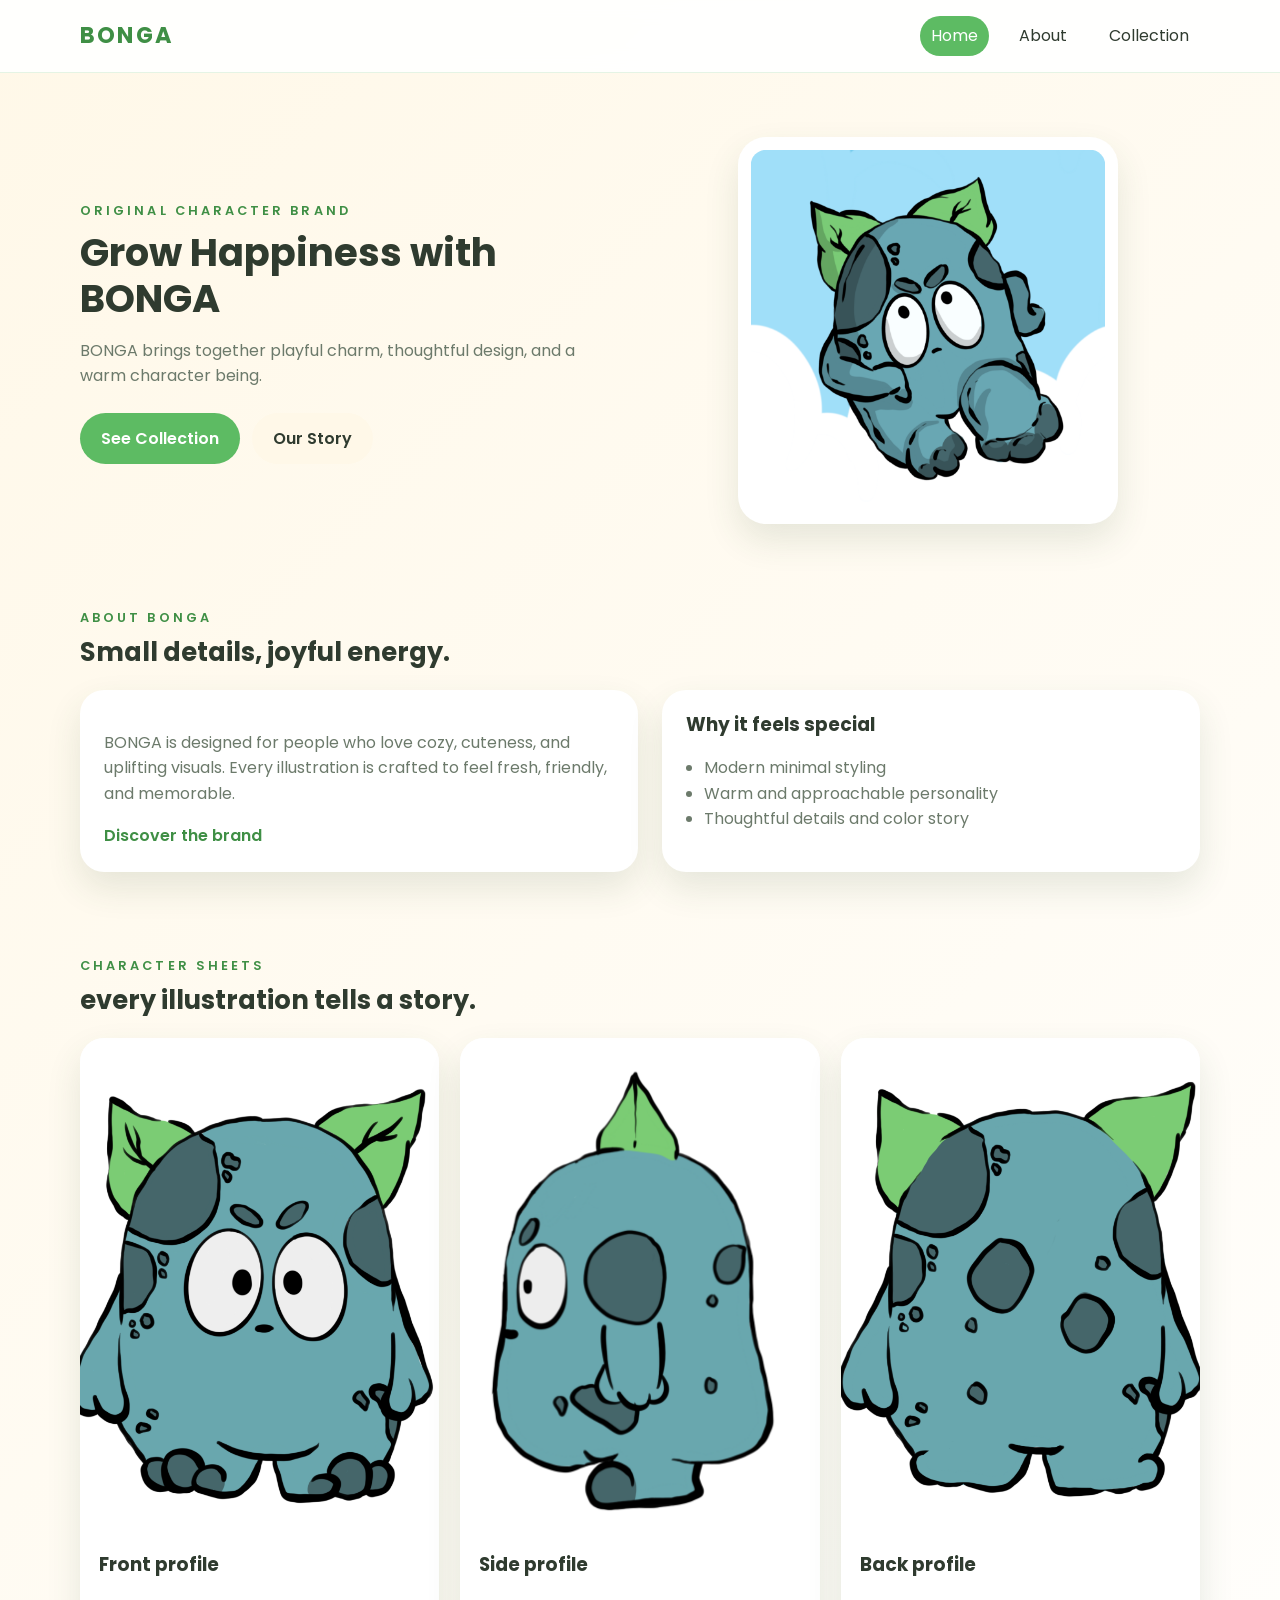
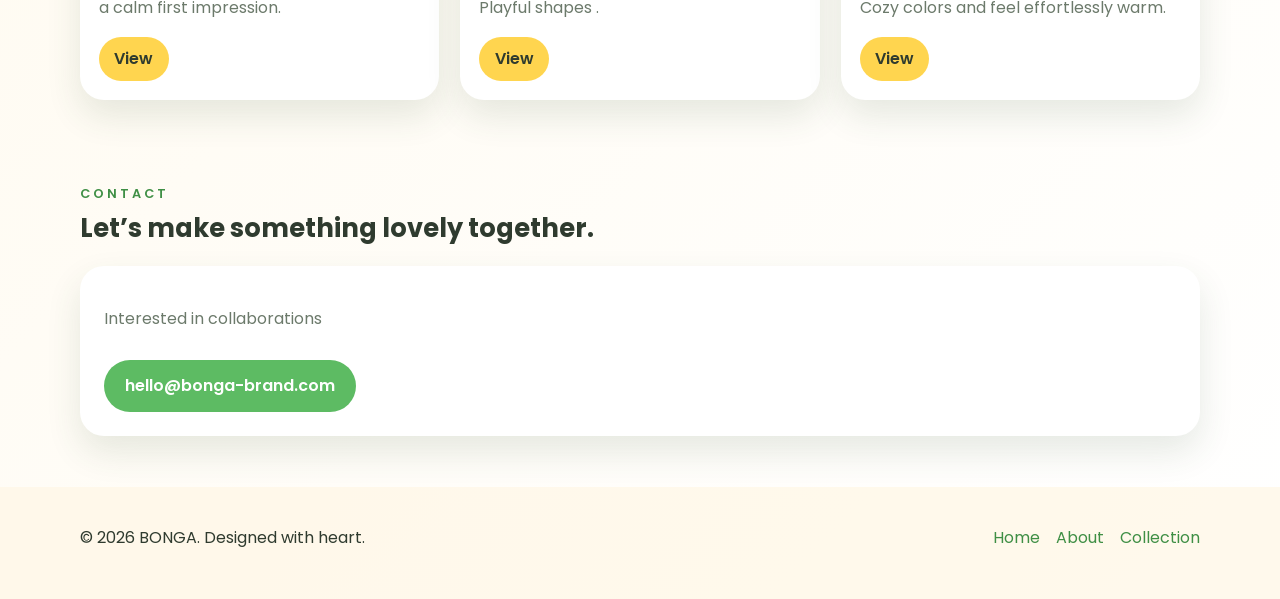
<file: index.html>
<!DOCTYPE html>
<html lang="en">
  <head>
    <meta charset="UTF-8" />
    <meta name="viewport" content="width=device-width, initial-scale=1.0" />
    <title>BONGA | Home</title>
    <meta
      name="description"
      content="BONGA is a modern original character brand focused on joy, comfort, and cute."
    />
    <link rel="preconnect" href="https://fonts.googleapis.com" />
    <link rel="preconnect" href="https://fonts.gstatic.com" crossorigin />
    <link
      href="https://fonts.googleapis.com/css2?family=Poppins:wght@300;400;500;600;700&display=swap"
      rel="stylesheet"
    />
    <link rel="stylesheet" href="style.css" />
  </head>
  <body>
    <div class="page-shell">
      <header class="site-header">
        <nav class="site-nav container">
          <a class="brand" href="index.html">BONGA</a>
          <div class="nav-links">
            <a href="index.html" class="active">Home</a>
            <a href="about.html">About</a>
            <a href="collection.html">Collection</a>
          </div>
        </nav>
      </header>

      <main>
        <section class="hero container">
          <div class="hero-copy">
            <p class="eyebrow">Original character brand</p>
            <h1>Grow Happiness with BONGA</h1>
            <p class="hero-text">
              BONGA brings together playful charm, thoughtful design, and a warm character being.
            </p>
            <div class="hero-actions">
              <a class="btn btn-primary" href="collection.html">See Collection</a>
              <a class="btn btn-secondary" href="about.html">Our Story</a>
            </div>
          </div>
          <div class="hero-visual">
            <img src="assets/Bongaheroimg.png" alt="A cheerful BONGA-style character illustration" />
          </div>
        </section>

        <section class="section container">
          <div class="section-heading">
            <p class="eyebrow">About BONGA</p>
            <h2>Small details, joyful energy.</h2>
          </div>
          <div class="about-preview">
            <div class="text-block">
              <p>
                BONGA is designed for people who love cozy, cuteness, and uplifting visuals. Every
                illustration is crafted to feel fresh, friendly, and memorable.
              </p>
              <a class="text-link" href="about.html">Discover the brand</a>
            </div>
            <div class="info-card">
              <h3>Why it feels special</h3>
              <ul>
                <li>Modern minimal styling</li>
                <li>Warm and approachable personality</li>
                <li>Thoughtful details and color story</li>
              </ul>
            </div>
          </div>
        </section>

        <section class="section container">
          <div class="section-heading">
            <p class="eyebrow">character sheets</p>
            <h2>every illustration tells a story.</h2>
          </div>
          <div class="card-grid">
            <article class="card">
              <img src="assets/Front.png" alt="BONGA front profile " />
              <div class="card-body">
                <h3>Front profile
                </h3>
                <p>a calm first impression.</p>
                <a class="btn btn-small" href="collection.html">View</a>
              </div>
            </article>
            <article class="card">
              <img src="assets/Side.png" alt="BONGA side profile" />
              <div class="card-body">
                <h3>Side profile</h3>
                <p>Playful shapes .</p>
                <a class="btn btn-small" href="collection.html">View</a>
              </div>
            </article>
            <article class="card">
              <img src="assets/Back.png" alt="BONGA back profile" />
              <div class="card-body">
                <h3>Back profile</h3>
                <p>Cozy colors and feel effortlessly warm.</p>
                <a class="btn btn-small" href="collection.html">View</a>
              </div>
            </article>
          </div>
        </section>

        <section class="section contact-section container">
          <div class="section-heading">
            <p class="eyebrow">Contact</p>
            <h2>Let’s make something lovely together.</h2>
          </div>
          <div class="contact-card">
            <p>Interested in collaborations</p>
            <a class="btn btn-primary" href="mailto:hello@bonga-brand.com">hello@bonga-brand.com</a>
          </div>
        </section>
      </main>

      <footer class="site-footer">
        <div class="container footer-content">
          <p>© 2026 BONGA. Designed with heart.</p>
          <div class="footer-links">
            <a href="index.html">Home</a>
            <a href="about.html">About</a>
            <a href="collection.html">Collection</a>
          </div>
        </div>
      </footer>
    </div>
  </body>
</html>
</file>
<file: style.css>
:root {
  --green: #5dbb63;
  --green-dark: #3f8f45;
  --cream: #fff8e8;
  --white: #ffffff;
  --text: #2f3b2f;
  --muted: #6c7a6b;
  --yellow: #ffd54f;
  --shadow: 0 16px 35px rgba(46, 84, 49, 0.12);
}

* {
  box-sizing: border-box;
}

body {
  margin: 0;
  font-family: 'Poppins', sans-serif;
  background: linear-gradient(135deg, var(--cream), var(--white));
  color: var(--text);
  line-height: 1.6;
}

img {
  display: block;
  width: 100%;
}

a {
  color: inherit;
  text-decoration: none;
}

.page-shell {
  min-height: 100vh;
}

.container {
  width: min(1120px, calc(100% - 2rem));
  margin: 0 auto;
}

.site-header {
  background: rgba(255, 255, 255, 0.9);
  backdrop-filter: blur(10px);
  position: sticky;
  top: 0;
  z-index: 10;
  border-bottom: 1px solid rgba(93, 187, 99, 0.16);
}

.site-nav {
  display: flex;
  justify-content: space-between;
  align-items: center;
  padding: 1rem 0;
}

.brand {
  font-size: 1.4rem;
  font-weight: 700;
  letter-spacing: 0.1em;
  color: var(--green-dark);
}

.nav-links {
  display: flex;
  gap: 1.2rem;
}

.nav-links a {
  padding: 0.45rem 0.7rem;
  border-radius: 999px;
  transition: background 0.2s ease, color 0.2s ease;
}

.nav-links a:hover,
.nav-links a.active {
  background: var(--green);
  color: var(--white);
}

.hero {
  display: flex;
  align-items: center;
  justify-content: space-between;
  gap: 2rem;
  padding: 4rem 0 2.5rem;
}

.hero-inner {
  padding-top: 3rem;
}

.hero-copy {
  flex: 1;
  max-width: 560px;
}

.eyebrow {
  display: inline-block;
  margin: 0 0 0.5rem;
  font-size: 0.8rem;
  letter-spacing: 0.24em;
  text-transform: uppercase;
  color: var(--green-dark);
  font-weight: 600;
}

h1,
h2,
h3 {
  margin-top: 0;
  line-height: 1.2;
}

h1 {
  font-size: clamp(2rem, 3vw, 3.2rem);
  margin-bottom: 1rem;
}

h2 {
  font-size: clamp(1.6rem, 2vw, 2.2rem);
  margin-bottom: 0.8rem;
}

.hero-text,
.text-block p,
.block-card p,
.profile-card p,
.card p,
.collection-body p,
.contact-card p {
  color: var(--muted);
}

.hero-actions {
  display: flex;
  flex-wrap: wrap;
  gap: 0.8rem;
  margin-top: 1.5rem;
}

.btn {
  display: inline-flex;
  align-items: center;
  justify-content: center;
  border-radius: 999px;
  padding: 0.8rem 1.3rem;
  font-weight: 600;
  transition: transform 0.2s ease, box-shadow 0.2s ease, background 0.2s ease;
}

.btn:hover {
  transform: translateY(-2px);
  box-shadow: 0 10px 22px rgba(93, 187, 99, 0.16);
}

.btn-primary {
  background: var(--green);
  color: var(--white);
}

.btn-secondary {
  background: var(--cream);
  color: var(--text);
}

.btn-small {
  background: var(--yellow);
  color: var(--text);
  padding: 0.6rem 0.95rem;
}

.hero-visual {
  flex: 1;
  display: flex;
  justify-content: center;
}

.hero-visual img {
  max-width: 380px;
  border-radius: 28px;
  box-shadow: var(--shadow);
  background: var(--white);
  padding: 0.8rem;
}

.section {
  padding: 2.5rem 0;
}

.section-heading {
  margin-bottom: 1.4rem;
}

.about-preview,
.content-block {
  display: flex;
  gap: 1.5rem;
  flex-wrap: wrap;
}

.text-block,
.info-card,
.block-card,
.profile-card,
.contact-card,
.card,
.collection-card {
  background: var(--white);
  border-radius: 24px;
  box-shadow: var(--shadow);
}

.text-block,
.block-card,
.contact-card {
  flex: 1 1 260px;
  padding: 1.5rem;
}

.info-card,
.accent-card {
  flex: 1 1 240px;
  padding: 1.5rem;
}

.accent-card {
  background: var(--cream);
}

.info-card ul {
  padding-left: 1.1rem;
  color: var(--muted);
}

.text-link {
  color: var(--green-dark);
  font-weight: 600;
}

.card-grid,
.collection-grid {
  display: grid;
  gap: 1.3rem;
}

.card-grid {
  grid-template-columns: repeat(3, minmax(0, 1fr));
}

.card,
.collection-card {
  overflow: hidden;
}

.card img,
.collection-card img {
  height: 500px;
  object-fit: cover;
}

.card-body,
.collection-body {
  padding: 1rem 1.2rem 1.2rem;
}

.profile-section {
  padding-top: 1rem;
}

.profile-card {
  display: flex;
  align-items: center;
  gap: 1.4rem;
  padding: 1.4rem;
}

.profile-card img {
  width: 180px;
  height: 180px;
  object-fit: cover;
  border-radius: 20px;
}

.contact-section {
  padding-bottom: 3.2rem;
}

.contact-card {
  display: flex;
  flex-direction: column;
  gap: 0.8rem;
  align-items: flex-start;
}

.site-footer {
  padding: 1.4rem 0 2rem;
  background: rgba(255, 248, 232, 0.8);
}

.footer-content {
  display: flex;
  justify-content: space-between;
  align-items: center;
  gap: 1rem;
  flex-wrap: wrap;
}

.footer-links {
  display: flex;
  gap: 1rem;
  color: var(--green-dark);
}

.collection-grid {
  grid-template-columns: repeat(auto-fit, minmax(240px, 1fr));
}

@media (max-width: 900px) {
  .hero {
    flex-direction: column;
    text-align: center;
  }

  .hero-actions {
    justify-content: center;
  }

  .card-grid {
    grid-template-columns: 1fr 1fr;
  }
}

@media (max-width: 640px) {
  .site-nav {
    flex-direction: column;
    gap: 0.75rem;
  }

  .nav-links {
    flex-wrap: wrap;
    justify-content: center;
  }

  .card-grid {
    grid-template-columns: 1fr;
  }

  .profile-card {
    flex-direction: column;
    text-align: center;
  }
}

@media (max-width: 420px) {
  .container {
    width: min(100% - 1rem, 1120px);
  }

  .hero {
    padding-top: 2rem;
  }

  .hero-visual img {
    max-width: 100%;
  }

  .btn {
    width: 100%;
  }
}
</file>
